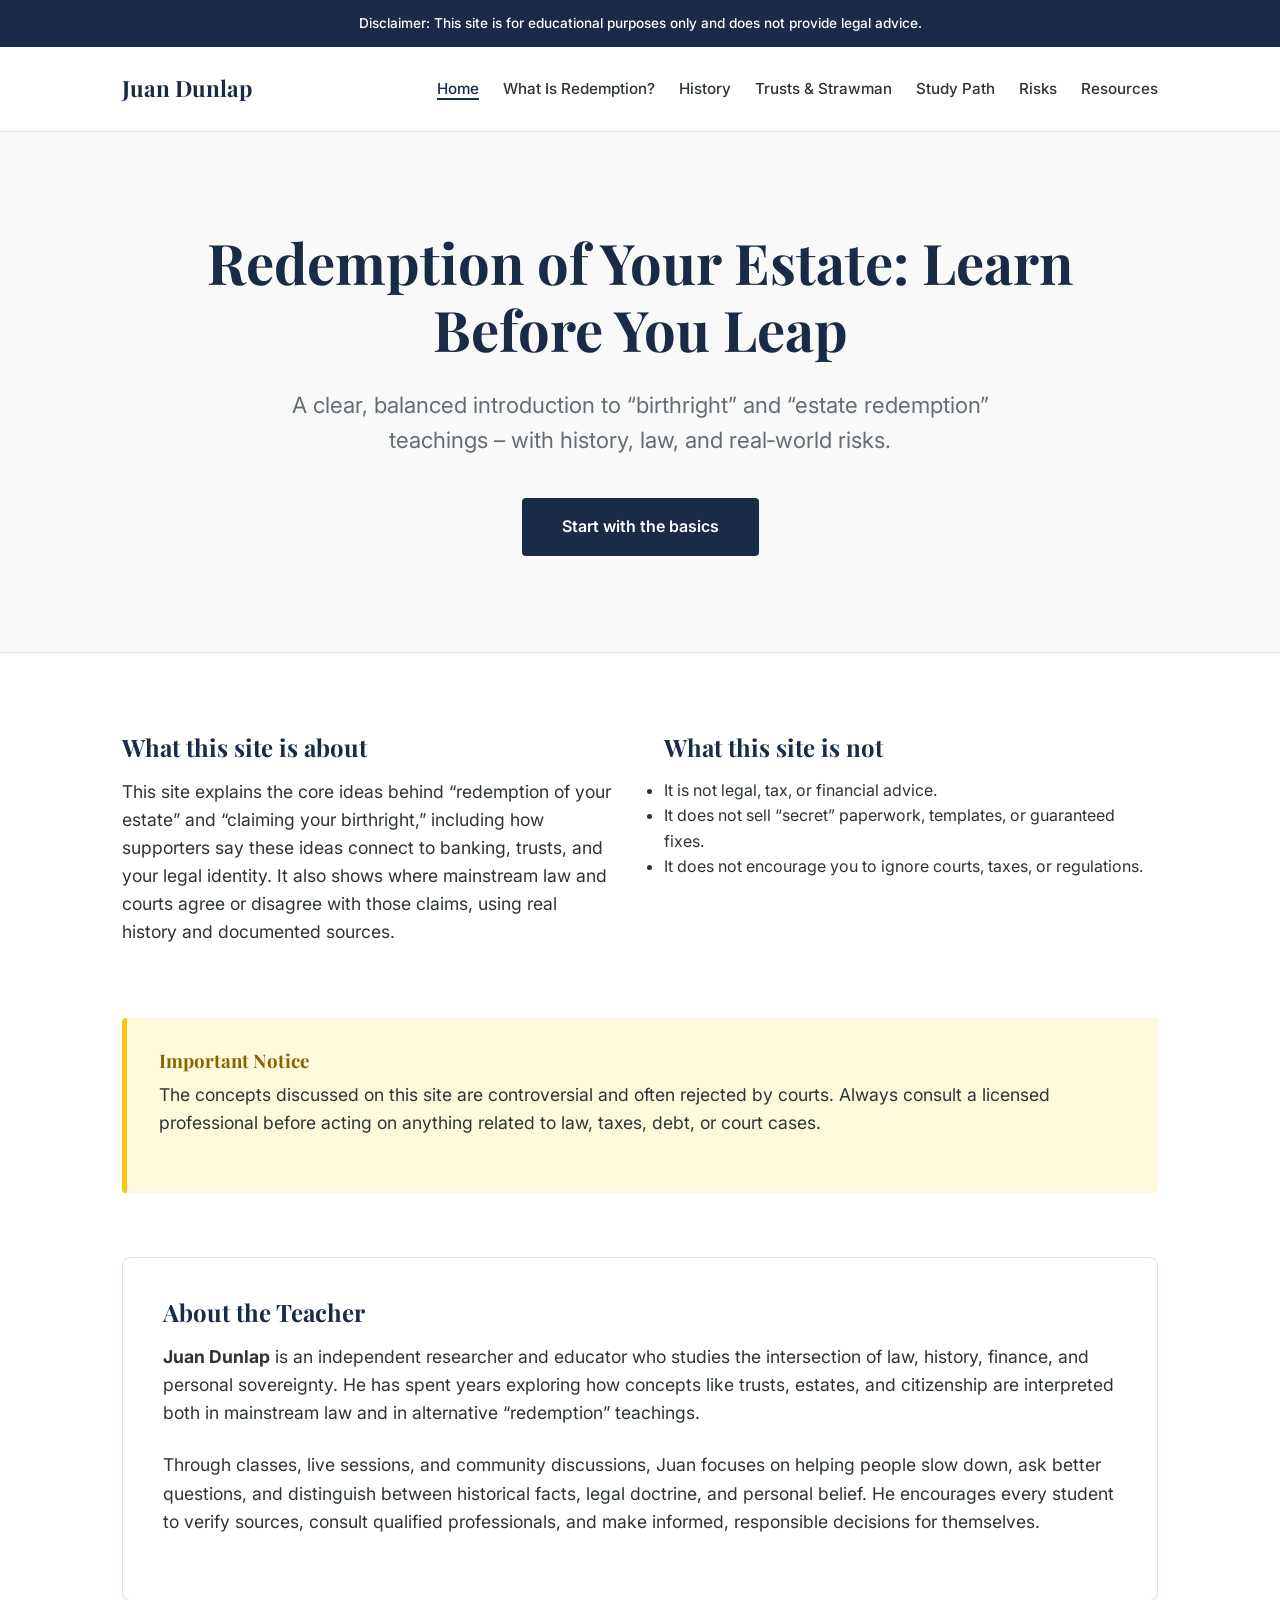
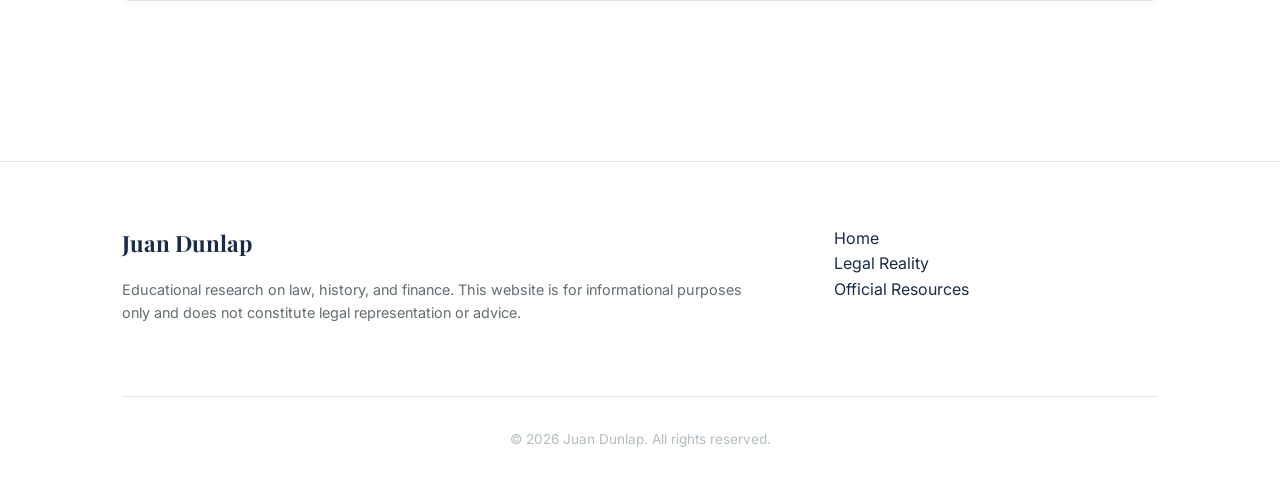
<file: index.html>
<!DOCTYPE html>
<html lang="en">
<head>
    <meta charset="UTF-8">
    <meta name="viewport" content="width=device-width, initial-scale=1.0">
    <title>Redemption of Your Estate – Start Here</title>
    <meta name="description" content="Learn what “redemption of your estate” and “claiming your birthright” actually mean, how they connect to history and law, and what mainstream legal systems really recognize.">
    <link rel="stylesheet" href="css/style.css">
</head>
<body>
    <div class="persistent-disclaimer">
        Disclaimer: This site is for educational purposes only and does not provide legal advice.
    </div>

    <header>
        <div class="container">
            <nav>
                <div class="logo">Juan Dunlap</div>
                <ul class="nav-links">
                    <li><a href="index.html" class="active">Home</a></li>
                    <li><a href="what-is-redemption.html">What Is Redemption?</a></li>
                    <li><a href="history-timeline.html">History</a></li>
                    <li><a href="trusts-strawman.html">Trusts & Strawman</a></li>
                    <li><a href="study-path.html">Study Path</a></li>
                    <li><a href="risks-disclaimers.html">Risks</a></li>
                    <li><a href="resources.html">Resources</a></li>
                </ul>
            </nav>
        </div>
    </header>

    <main>
        <section class="hero">
            <div class="container">
                <h1>Redemption of Your Estate: Learn Before You Leap</h1>
                <p>A clear, balanced introduction to “birthright” and “estate redemption” teachings – with history, law, and real‑world risks.</p>
                <a href="what-is-redemption.html" class="btn">Start with the basics</a>
            </div>
        </section>

        <section class="section">
            <div class="container">
                <div class="grid">
                    <div class="content-text">
                        <h2>What this site is about</h2>
                        <p>This site explains the core ideas behind “redemption of your estate” and “claiming your birthright,” including how supporters say these ideas connect to banking, trusts, and your legal identity. It also shows where mainstream law and courts agree or disagree with those claims, using real history and documented sources.</p>
                    </div>
                    <div class="content-text">
                        <h2>What this site is not</h2>
                        <ul>
                            <li>It is not legal, tax, or financial advice.</li>
                            <li>It does not sell “secret” paperwork, templates, or guaranteed fixes.</li>
                            <li>It does not encourage you to ignore courts, taxes, or regulations.</li>
                        </ul>
                    </div>
                </div>

                <div class="disclaimer-box">
                    <h3>Important Notice</h3>
                    <p>The concepts discussed on this site are controversial and often rejected by courts. Always consult a licensed professional before acting on anything related to law, taxes, debt, or court cases.</p>
                </div>

                <div class="about-teacher section-alt card" style="margin-top: 4rem;">
                    <h2>About the Teacher</h2>
                    <p><strong>Juan Dunlap</strong> is an independent researcher and educator who studies the intersection of law, history, finance, and personal sovereignty. He has spent years exploring how concepts like trusts, estates, and citizenship are interpreted both in mainstream law and in alternative “redemption” teachings.</p>
                    <p>Through classes, live sessions, and community discussions, Juan focuses on helping people slow down, ask better questions, and distinguish between historical facts, legal doctrine, and personal belief. He encourages every student to verify sources, consult qualified professionals, and make informed, responsible decisions for themselves.</p>
                </div>
            </div>
        </section>
    </main>

    <footer>
        <div class="container">
            <div class="footer-content">
                <div>
                    <div class="logo" style="margin-bottom: 1rem;">Juan Dunlap</div>
                    <p class="footer-disclaimer">Educational research on law, history, and finance. This website is for informational purposes only and does not constitute legal representation or advice.</p>
                </div>
                <div>
                    <ul style="list-style: none;">
                        <li><a href="index.html">Home</a></li>
                        <li><a href="risks-disclaimers.html">Legal Reality</a></li>
                        <li><a href="resources.html">Official Resources</a></li>
                    </ul>
                </div>
            </div>
            <div class="copyright">
                &copy; 2026 Juan Dunlap. All rights reserved.
            </div>
        </div>
    </footer>
</body>
</html>
</file>
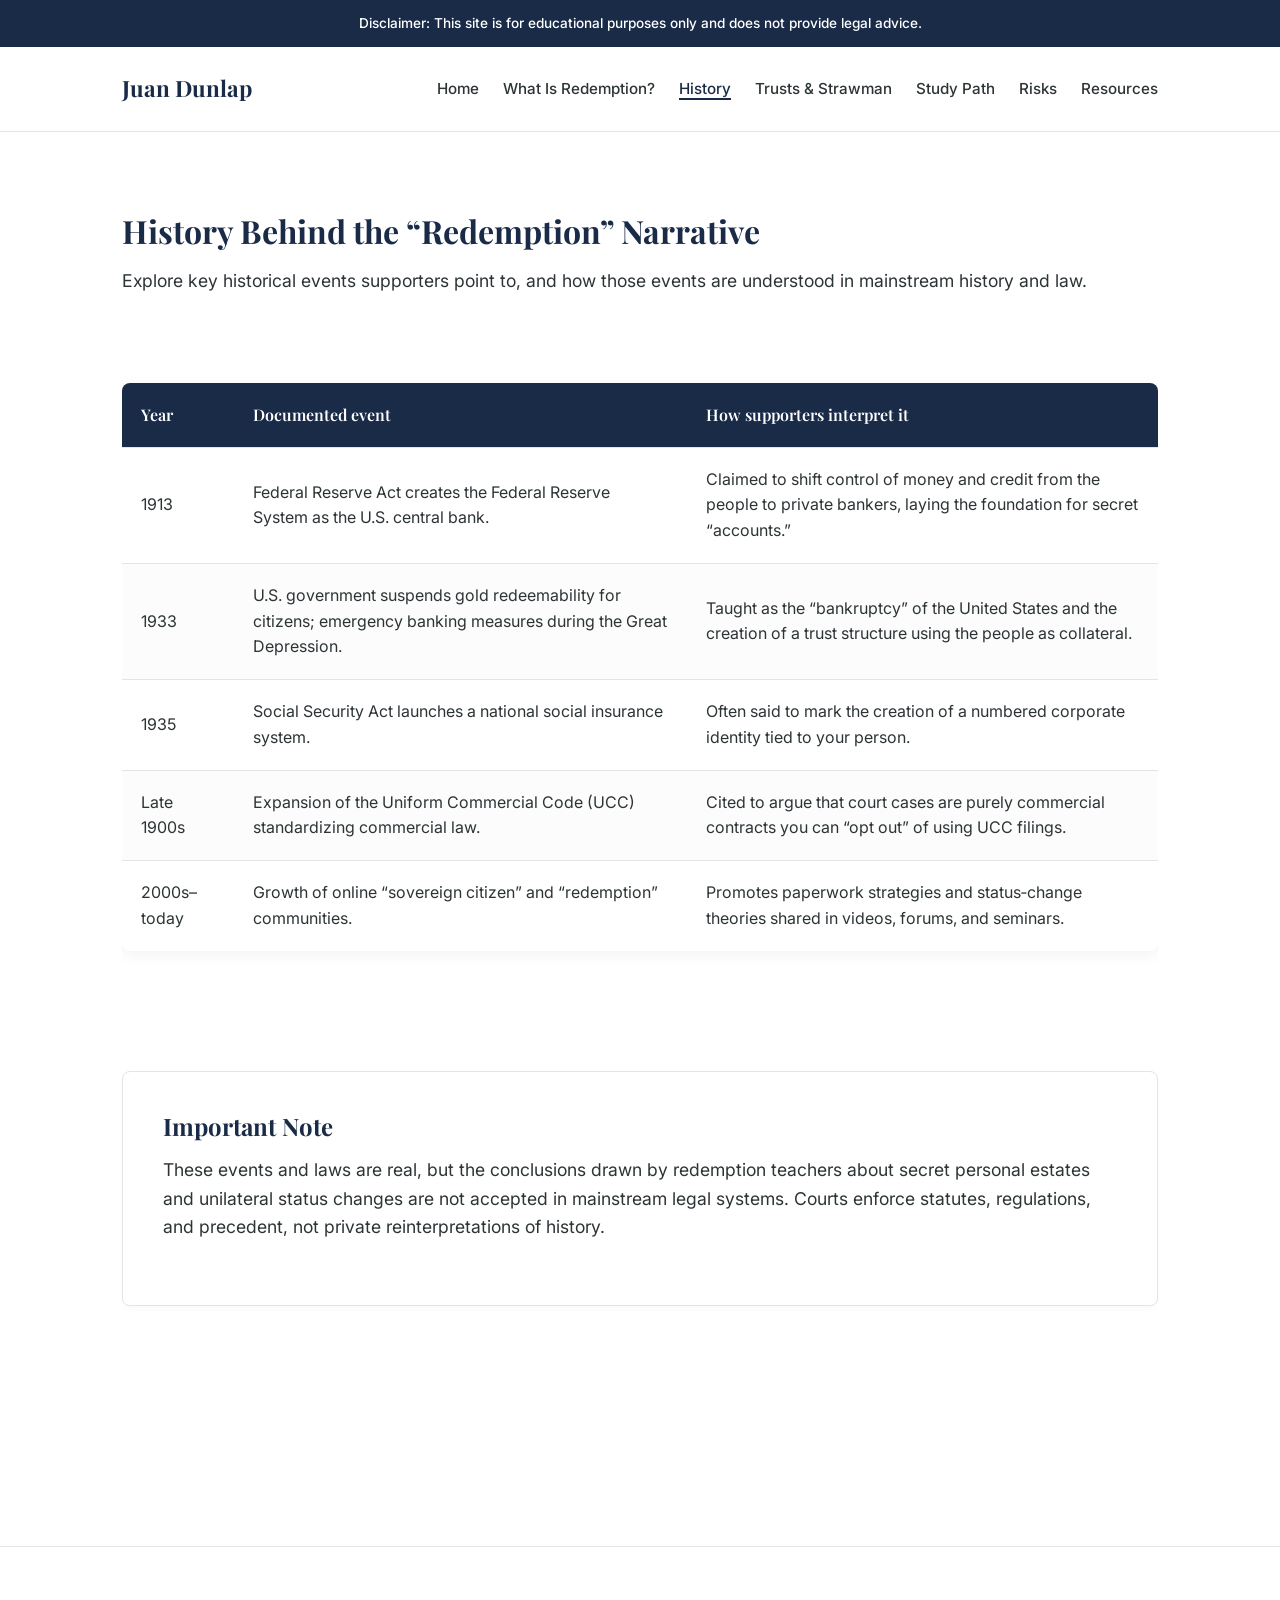
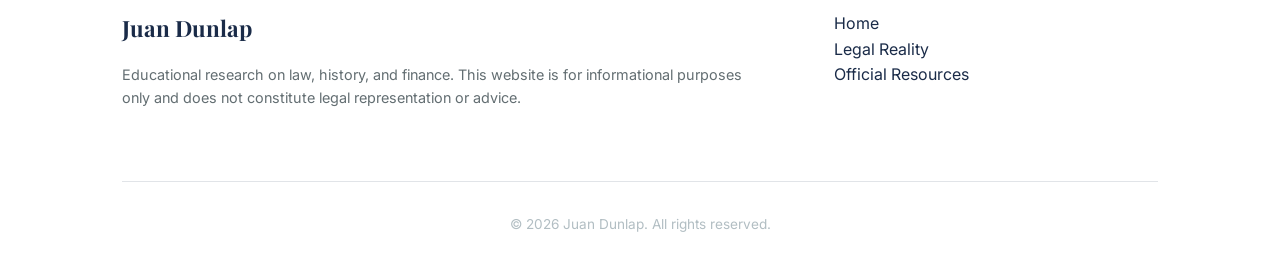
<file: history-timeline.html>
<!DOCTYPE html>
<html lang="en">

<head>
    <meta charset="UTF-8">
    <meta name="viewport" content="width=device-width, initial-scale=1.0">
    <title>History Behind the “Redemption” Narrative</title>
    <meta name="description"
        content="Explore key historical events supporters point to, and how those events are understood in mainstream history and law.">
    <link rel="stylesheet" href="css/style.css">
</head>

<body>
    <div class="persistent-disclaimer">
        Disclaimer: This site is for educational purposes only and does not provide legal advice.
    </div>

    <header>
        <div class="container">
            <nav>
                <div class="logo">Juan Dunlap</div>
                <ul class="nav-links">
                    <li><a href="index.html">Home</a></li>
                    <li><a href="what-is-redemption.html">What Is Redemption?</a></li>
                    <li><a href="history-timeline.html" class="active">History</a></li>
                    <li><a href="trusts-strawman.html">Trusts & Strawman</a></li>
                    <li><a href="study-path.html">Study Path</a></li>
                    <li><a href="risks-disclaimers.html">Risks</a></li>
                    <li><a href="resources.html">Resources</a></li>
                </ul>
            </nav>
        </div>
    </header>

    <main>
        <div class="container" style="padding-top: 5rem; padding-bottom: 5rem;">
            <h1>History Behind the “Redemption” Narrative</h1>
            <p>Explore key historical events supporters point to, and how those events are understood in mainstream
                history and law.</p>

            <div style="overflow-x: auto; margin-top: 3rem;">
                <table class="timeline-table">
                    <thead>
                        <tr>
                            <th>Year</th>
                            <th>Documented event</th>
                            <th>How supporters interpret it</th>
                        </tr>
                    </thead>
                    <tbody>
                        <tr>
                            <td>1913</td>
                            <td>Federal Reserve Act creates the Federal Reserve System as the U.S. central bank.</td>
                            <td>Claimed to shift control of money and credit from the people to private bankers, laying
                                the foundation for secret “accounts.”</td>
                        </tr>
                        <tr>
                            <td>1933</td>
                            <td>U.S. government suspends gold redeemability for citizens; emergency banking measures
                                during the Great Depression.</td>
                            <td>Taught as the “bankruptcy” of the United States and the creation of a trust structure
                                using the people as collateral.</td>
                        </tr>
                        <tr>
                            <td>1935</td>
                            <td>Social Security Act launches a national social insurance system.</td>
                            <td>Often said to mark the creation of a numbered corporate identity tied to your person.
                            </td>
                        </tr>
                        <tr>
                            <td>Late 1900s</td>
                            <td>Expansion of the Uniform Commercial Code (UCC) standardizing commercial law.</td>
                            <td>Cited to argue that court cases are purely commercial contracts you can “opt out” of
                                using UCC filings.</td>
                        </tr>
                        <tr>
                            <td>2000s–today</td>
                            <td>Growth of online “sovereign citizen” and “redemption” communities.</td>
                            <td>Promotes paperwork strategies and status‑change theories shared in videos, forums, and
                                seminars.</td>
                        </tr>
                    </tbody>
                </table>
            </div>

            <section class="section">
                <div class="card">
                    <h2 class="serif">Important Note</h2>
                    <p>These events and laws are real, but the conclusions drawn by redemption teachers about secret
                        personal estates and unilateral status changes are not accepted in mainstream legal systems.
                        Courts enforce statutes, regulations, and precedent, not private reinterpretations of history.
                    </p>
                </div>
            </section>
        </div>
    </main>

    <footer>
        <div class="container">
            <div class="footer-content">
                <div>
                    <div class="logo" style="margin-bottom: 1rem;">Juan Dunlap</div>
                    <p class="footer-disclaimer">Educational research on law, history, and finance. This website is for
                        informational purposes only and does not constitute legal representation or advice.</p>
                </div>
                <div>
                    <ul style="list-style: none;">
                        <li><a href="index.html">Home</a></li>
                        <li><a href="risks-disclaimers.html">Legal Reality</a></li>
                        <li><a href="resources.html">Official Resources</a></li>
                    </ul>
                </div>
            </div>
            <div class="copyright">
                &copy; 2026 Juan Dunlap. All rights reserved.
            </div>
        </div>
    </footer>
</body>

</html>
</file>
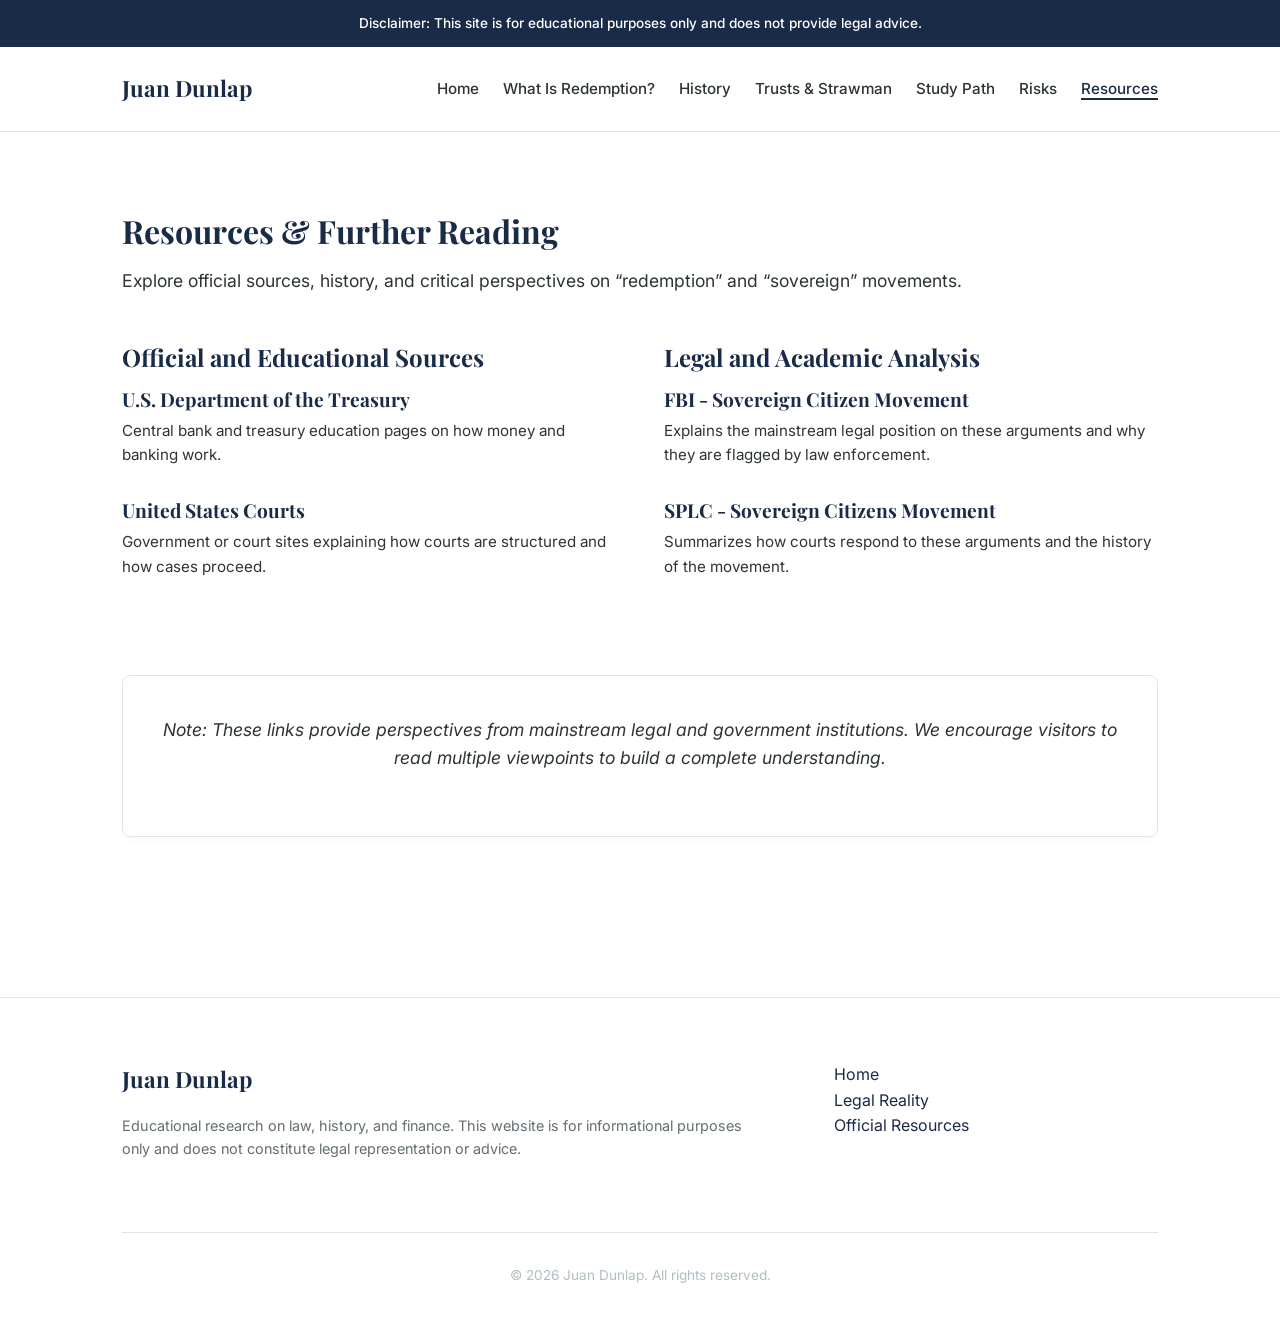
<file: resources.html>
<!DOCTYPE html>
<html lang="en">

<head>
    <meta charset="UTF-8">
    <meta name="viewport" content="width=device-width, initial-scale=1.0">
    <title>Resources & Further Reading</title>
    <meta name="description"
        content="Explore official sources, history, and critical perspectives on “redemption” and “sovereign” movements.">
    <link rel="stylesheet" href="css/style.css">
</head>

<body>
    <div class="persistent-disclaimer">
        Disclaimer: This site is for educational purposes only and does not provide legal advice.
    </div>

    <header>
        <div class="container">
            <nav>
                <div class="logo">Juan Dunlap</div>
                <ul class="nav-links">
                    <li><a href="index.html">Home</a></li>
                    <li><a href="what-is-redemption.html">What Is Redemption?</a></li>
                    <li><a href="history-timeline.html">History</a></li>
                    <li><a href="trusts-strawman.html">Trusts & Strawman</a></li>
                    <li><a href="study-path.html">Study Path</a></li>
                    <li><a href="risks-disclaimers.html">Risks</a></li>
                    <li><a href="resources.html" class="active">Resources</a></li>
                </ul>
            </nav>
        </div>
    </header>

    <main>
        <div class="container" style="padding-top: 5rem; padding-bottom: 5rem;">
            <h1>Resources & Further Reading</h1>
            <p>Explore official sources, history, and critical perspectives on “redemption” and “sovereign” movements.
            </p>

            <div class="grid" style="margin-top: 3rem;">
                <div class="content-text">
                    <h2 class="serif">Official and Educational Sources</h2>
                    <ul class="resource-list" style="list-style: none; padding: 0;">
                        <li style="margin-bottom: 2rem;">
                            <h3 style="font-size: 1.2rem; margin-bottom: 0.5rem;"><a href="https://www.treasury.gov"
                                    target="_blank">U.S. Department of the Treasury</a></h3>
                            <p style="font-size: 0.95rem;">Central bank and treasury education pages on how money and
                                banking work.</p>
                        </li>
                        <li style="margin-bottom: 2rem;">
                            <h3 style="font-size: 1.2rem; margin-bottom: 0.5rem;"><a href="https://www.uscourts.gov"
                                    target="_blank">United States Courts</a></h3>
                            <p style="font-size: 0.95rem;">Government or court sites explaining how courts are
                                structured and how cases proceed.</p>
                        </li>
                    </ul>
                </div>

                <div class="content-text">
                    <h2 class="serif">Legal and Academic Analysis</h2>
                    <ul class="resource-list" style="list-style: none; padding: 0;">
                        <li style="margin-bottom: 2rem;">
                            <h3 style="font-size: 1.2rem; margin-bottom: 0.5rem;"><a href="https://www.fbi.gov"
                                    target="_blank">FBI - Sovereign Citizen Movement</a></h3>
                            <p style="font-size: 0.95rem;">Explains the mainstream legal position on these arguments and
                                why they are flagged by law enforcement.</p>
                        </li>
                        <li style="margin-bottom: 2rem;">
                            <h3 style="font-size: 1.2rem; margin-bottom: 0.5rem;"><a href="https://www.splcenter.org"
                                    target="_blank">SPLC - Sovereign Citizens Movement</a></h3>
                            <p style="font-size: 0.95rem;">Summarizes how courts respond to these arguments and the
                                history of the movement.</p>
                        </li>
                    </ul>
                </div>
            </div>

            <div class="card section-alt" style="margin-top: 4rem; text-align: center;">
                <p><em>Note: These links provide perspectives from mainstream legal and government institutions. We
                        encourage visitors to read multiple viewpoints to build a complete understanding.</em></p>
            </div>
        </div>
    </main>

    <footer>
        <div class="container">
            <div class="footer-content">
                <div>
                    <div class="logo" style="margin-bottom: 1rem;">Juan Dunlap</div>
                    <p class="footer-disclaimer">Educational research on law, history, and finance. This website is for
                        informational purposes only and does not constitute legal representation or advice.</p>
                </div>
                <div>
                    <ul style="list-style: none;">
                        <li><a href="index.html">Home</a></li>
                        <li><a href="risks-disclaimers.html">Legal Reality</a></li>
                        <li><a href="resources.html">Official Resources</a></li>
                    </ul>
                </div>
            </div>
            <div class="copyright">
                &copy; 2026 Juan Dunlap. All rights reserved.
            </div>
        </div>
    </footer>
</body>

</html>
</file>
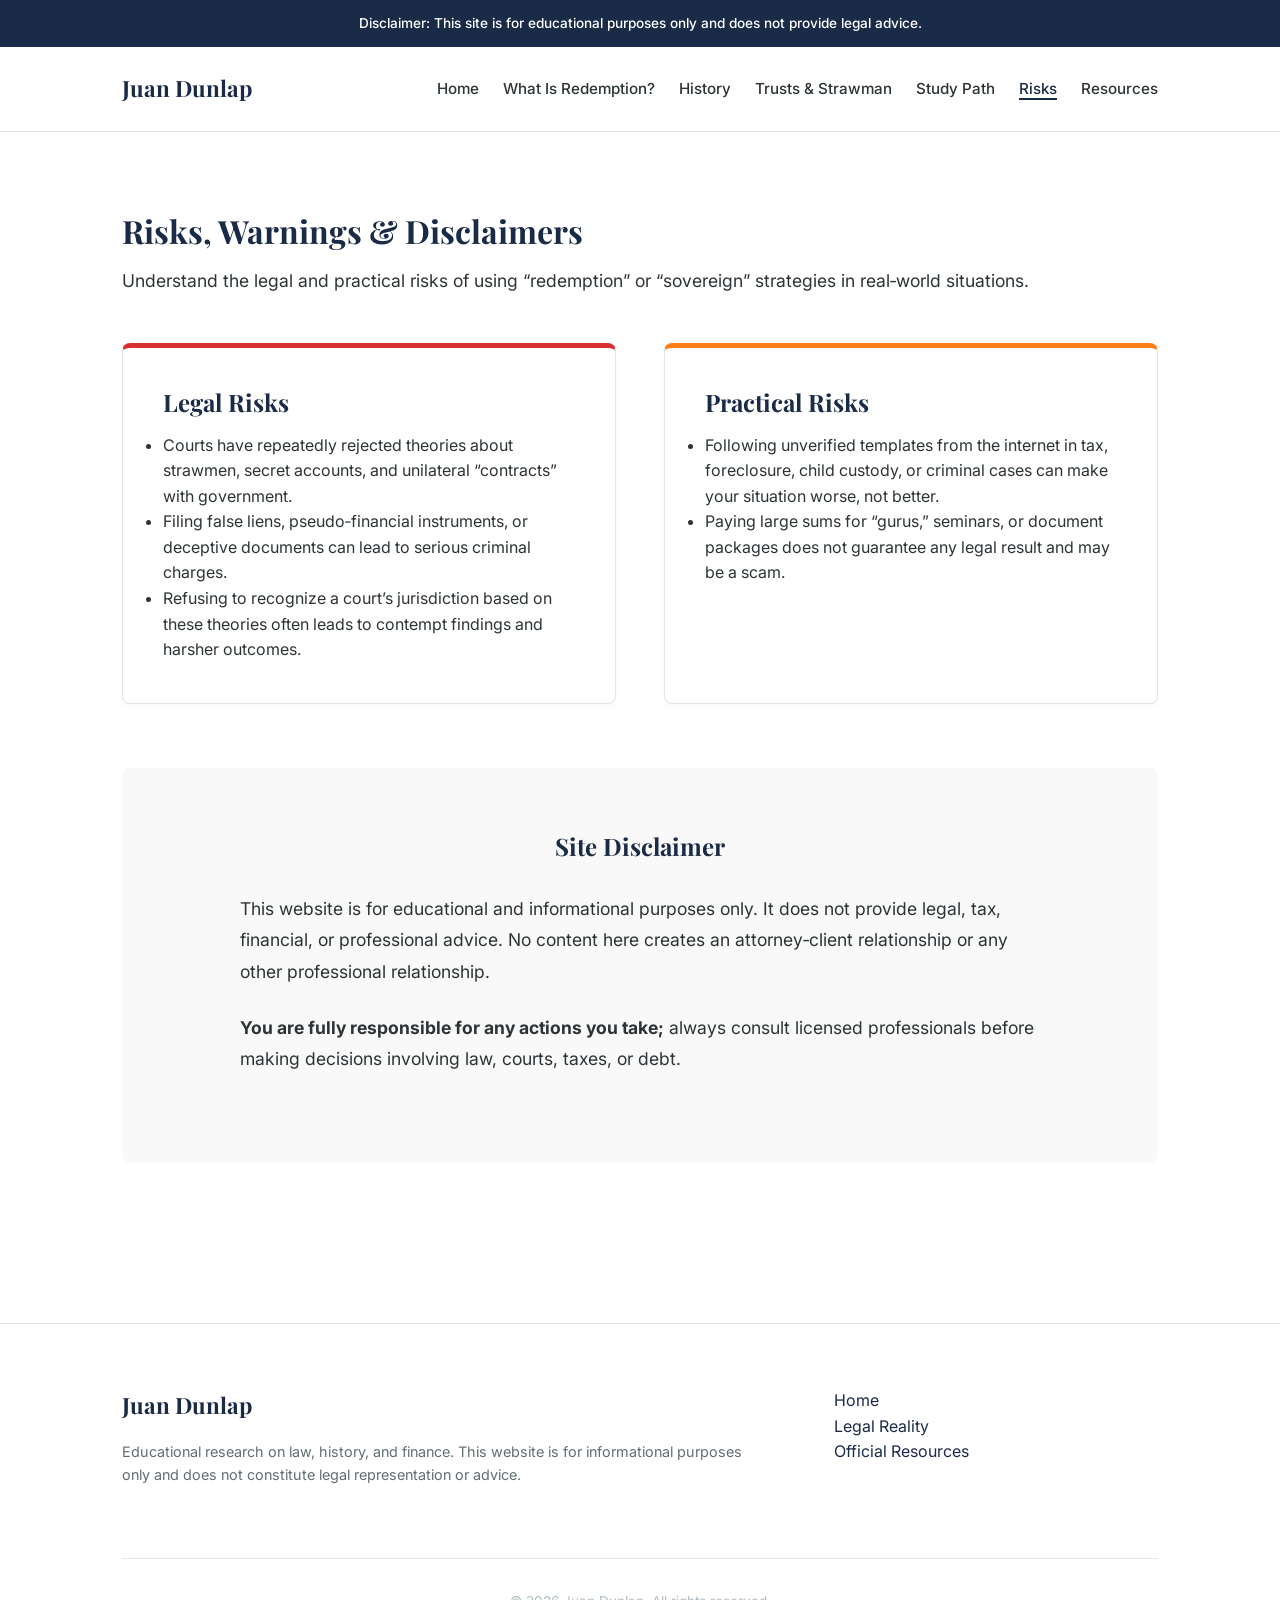
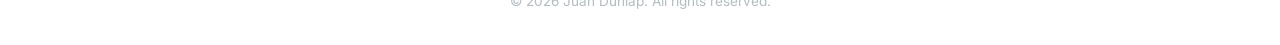
<file: risks-disclaimers.html>
<!DOCTYPE html>
<html lang="en">

<head>
    <meta charset="UTF-8">
    <meta name="viewport" content="width=device-width, initial-scale=1.0">
    <title>Risks, Warnings & Disclaimers</title>
    <meta name="description"
        content="Understand the legal and practical risks of using “redemption” or “sovereign” strategies in real‑world situations.">
    <link rel="stylesheet" href="css/style.css">
</head>

<body>
    <div class="persistent-disclaimer">
        Disclaimer: This site is for educational purposes only and does not provide legal advice.
    </div>

    <header>
        <div class="container">
            <nav>
                <div class="logo">Juan Dunlap</div>
                <ul class="nav-links">
                    <li><a href="index.html">Home</a></li>
                    <li><a href="what-is-redemption.html">What Is Redemption?</a></li>
                    <li><a href="history-timeline.html">History</a></li>
                    <li><a href="trusts-strawman.html">Trusts & Strawman</a></li>
                    <li><a href="study-path.html">Study Path</a></li>
                    <li><a href="risks-disclaimers.html" class="active">Risks</a></li>
                    <li><a href="resources.html">Resources</a></li>
                </ul>
            </nav>
        </div>
    </header>

    <main>
        <div class="container" style="padding-top: 5rem; padding-bottom: 5rem;">
            <h1>Risks, Warnings & Disclaimers</h1>
            <p>Understand the legal and practical risks of using “redemption” or “sovereign” strategies in real‑world
                situations.</p>

            <div class="grid" style="margin-top: 3rem;">
                <div class="card" style="border-top: 5px solid var(--danger-color);">
                    <h2 class="serif">Legal Risks</h2>
                    <ul>
                        <li>Courts have repeatedly rejected theories about strawmen, secret accounts, and unilateral
                            “contracts” with government.</li>
                        <li>Filing false liens, pseudo‑financial instruments, or deceptive documents can lead to serious
                            criminal charges.</li>
                        <li>Refusing to recognize a court’s jurisdiction based on these theories often leads to contempt
                            findings and harsher outcomes.</li>
                    </ul>
                </div>

                <div class="card" style="border-top: 5px solid #fd7e14;">
                    <h2 class="serif">Practical Risks</h2>
                    <ul>
                        <li>Following unverified templates from the internet in tax, foreclosure, child custody, or
                            criminal cases can make your situation worse, not better.</li>
                        <li>Paying large sums for “gurus,” seminars, or document packages does not guarantee any legal
                            result and may be a scam.</li>
                    </ul>
                </div>
            </div>

            <section class="section section-alt" style="margin-top: 4rem; padding: 4rem; border-radius: 8px;">
                <h2 class="serif" style="text-align: center; margin-bottom: 2rem;">Site Disclaimer</h2>
                <div style="max-width: 800px; margin: 0 auto; line-height: 1.8;">
                    <p>This website is for educational and informational purposes only. It does not provide legal, tax,
                        financial, or professional advice. No content here creates an attorney‑client relationship or
                        any other professional relationship.</p>
                    <p><strong>You are fully responsible for any actions you take;</strong> always consult licensed
                        professionals before making decisions involving law, courts, taxes, or debt.</p>
                </div>
            </section>
        </div>
    </main>

    <footer>
        <div class="container">
            <div class="footer-content">
                <div>
                    <div class="logo" style="margin-bottom: 1rem;">Juan Dunlap</div>
                    <p class="footer-disclaimer">Educational research on law, history, and finance. This website is for
                        informational purposes only and does not constitute legal representation or advice.</p>
                </div>
                <div>
                    <ul style="list-style: none;">
                        <li><a href="index.html">Home</a></li>
                        <li><a href="risks-disclaimers.html">Legal Reality</a></li>
                        <li><a href="resources.html">Official Resources</a></li>
                    </ul>
                </div>
            </div>
            <div class="copyright">
                &copy; 2026 Juan Dunlap. All rights reserved.
            </div>
        </div>
    </footer>
</body>

</html>
</file>
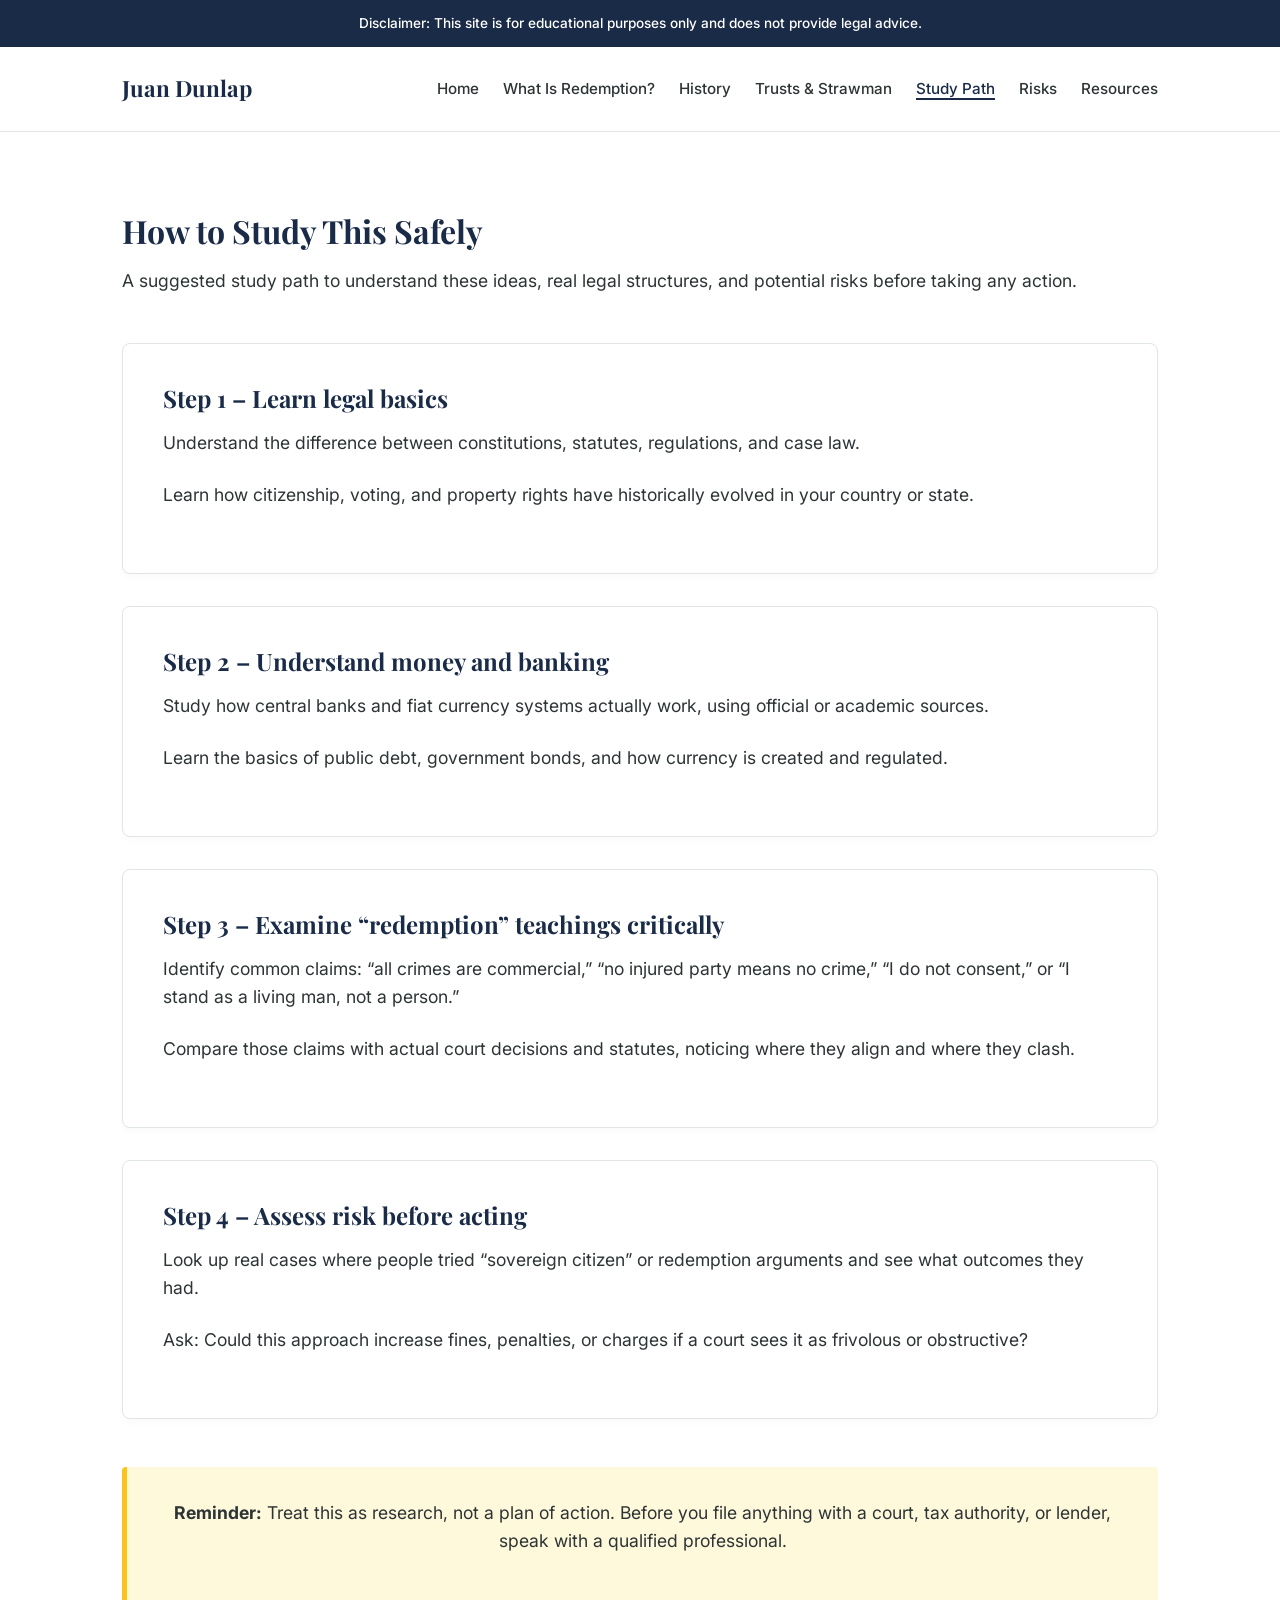
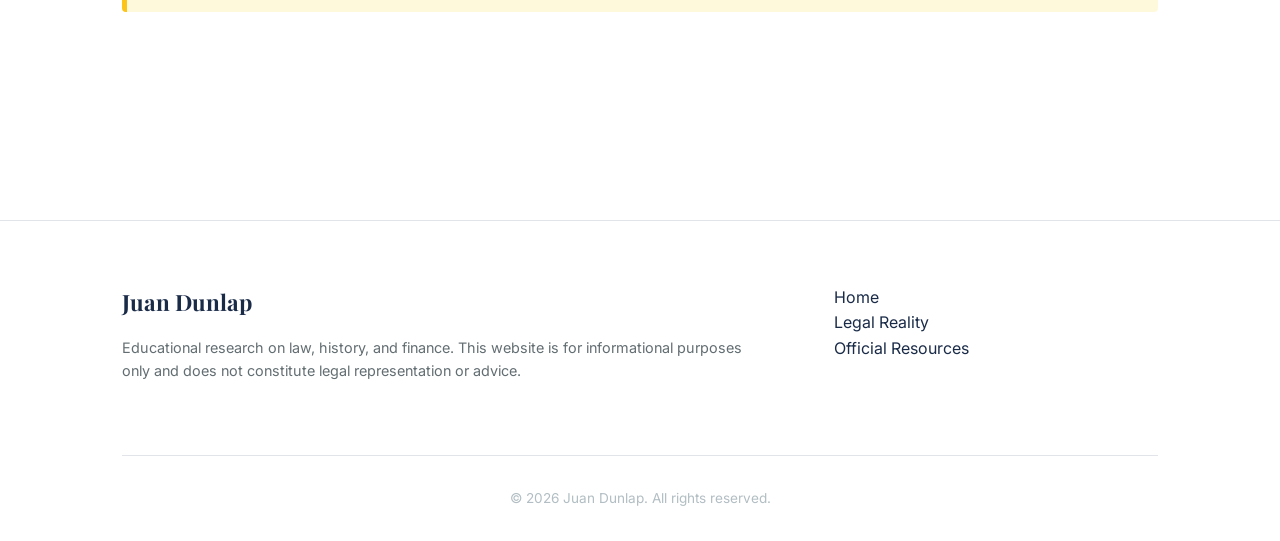
<file: study-path.html>
<!DOCTYPE html>
<html lang="en">

<head>
    <meta charset="UTF-8">
    <meta name="viewport" content="width=device-width, initial-scale=1.0">
    <title>How to Study This Safely</title>
    <meta name="description"
        content="A suggested study path to understand these ideas, real legal structures, and potential risks before taking any action.">
    <link rel="stylesheet" href="css/style.css">
</head>

<body>
    <div class="persistent-disclaimer">
        Disclaimer: This site is for educational purposes only and does not provide legal advice.
    </div>

    <header>
        <div class="container">
            <nav>
                <div class="logo">Juan Dunlap</div>
                <ul class="nav-links">
                    <li><a href="index.html">Home</a></li>
                    <li><a href="what-is-redemption.html">What Is Redemption?</a></li>
                    <li><a href="history-timeline.html">History</a></li>
                    <li><a href="trusts-strawman.html">Trusts & Strawman</a></li>
                    <li><a href="study-path.html" class="active">Study Path</a></li>
                    <li><a href="risks-disclaimers.html">Risks</a></li>
                    <li><a href="resources.html">Resources</a></li>
                </ul>
            </nav>
        </div>
    </header>

    <main>
        <div class="container" style="padding-top: 5rem; padding-bottom: 5rem;">
            <h1>How to Study This Safely</h1>
            <p>A suggested study path to understand these ideas, real legal structures, and potential risks before
                taking any action.</p>

            <div class="study-modules" style="margin-top: 3rem;">
                <div class="card" style="margin-bottom: 2rem;">
                    <h2 class="serif">Step 1 – Learn legal basics</h2>
                    <p>Understand the difference between constitutions, statutes, regulations, and case law.</p>
                    <p>Learn how citizenship, voting, and property rights have historically evolved in your country or
                        state.</p>
                </div>

                <div class="card" style="margin-bottom: 2rem;">
                    <h2 class="serif">Step 2 – Understand money and banking</h2>
                    <p>Study how central banks and fiat currency systems actually work, using official or academic
                        sources.</p>
                    <p>Learn the basics of public debt, government bonds, and how currency is created and regulated.</p>
                </div>

                <div class="card" style="margin-bottom: 2rem;">
                    <h2 class="serif">Step 3 – Examine “redemption” teachings critically</h2>
                    <p>Identify common claims: “all crimes are commercial,” “no injured party means no crime,” “I do not
                        consent,” or “I stand as a living man, not a person.”</p>
                    <p>Compare those claims with actual court decisions and statutes, noticing where they align and
                        where they clash.</p>
                </div>

                <div class="card" style="margin-bottom: 2rem;">
                    <h2 class="serif">Step 4 – Assess risk before acting</h2>
                    <p>Look up real cases where people tried “sovereign citizen” or redemption arguments and see what
                        outcomes they had.</p>
                    <p>Ask: Could this approach increase fines, penalties, or charges if a court sees it as frivolous or
                        obstructive?</p>
                </div>
            </div>

            <div class="disclaimer-box" style="text-align: center;">
                <p><strong>Reminder:</strong> Treat this as research, not a plan of action. Before you file anything
                    with a court, tax authority, or lender, speak with a qualified professional.</p>
            </div>
        </div>
    </main>

    <footer>
        <div class="container">
            <div class="footer-content">
                <div>
                    <div class="logo" style="margin-bottom: 1rem;">Juan Dunlap</div>
                    <p class="footer-disclaimer">Educational research on law, history, and finance. This website is for
                        informational purposes only and does not constitute legal representation or advice.</p>
                </div>
                <div>
                    <ul style="list-style: none;">
                        <li><a href="index.html">Home</a></li>
                        <li><a href="risks-disclaimers.html">Legal Reality</a></li>
                        <li><a href="resources.html">Official Resources</a></li>
                    </ul>
                </div>
            </div>
            <div class="copyright">
                &copy; 2026 Juan Dunlap. All rights reserved.
            </div>
        </div>
    </footer>
</body>

</html>
</file>
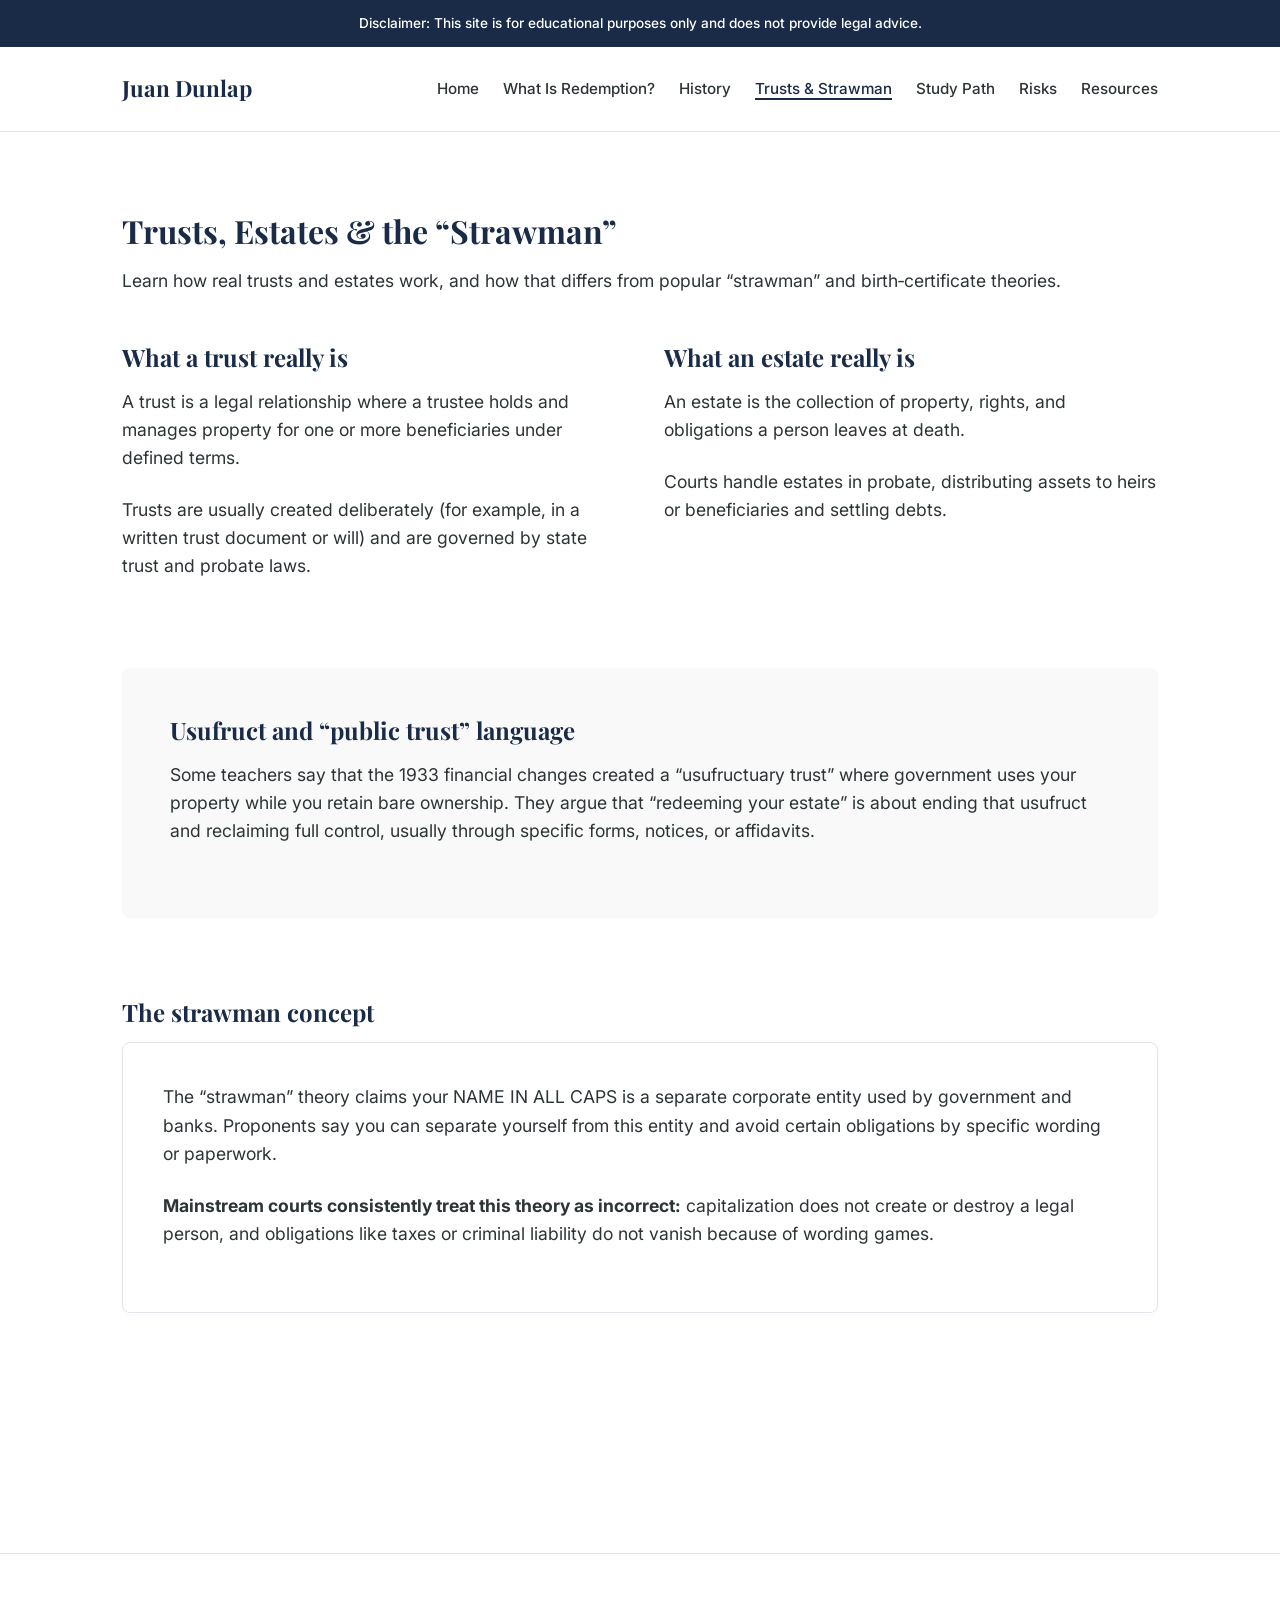
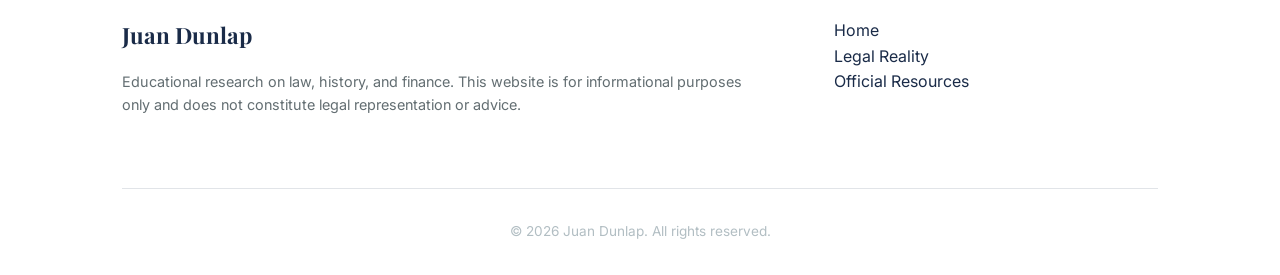
<file: trusts-strawman.html>
<!DOCTYPE html>
<html lang="en">

<head>
    <meta charset="UTF-8">
    <meta name="viewport" content="width=device-width, initial-scale=1.0">
    <title>Trusts, Estates & the “Strawman”</title>
    <meta name="description"
        content="Learn how real trusts and estates work, and how that differs from popular “strawman” and birth‑certificate theories.">
    <link rel="stylesheet" href="css/style.css">
</head>

<body>
    <div class="persistent-disclaimer">
        Disclaimer: This site is for educational purposes only and does not provide legal advice.
    </div>

    <header>
        <div class="container">
            <nav>
                <div class="logo">Juan Dunlap</div>
                <ul class="nav-links">
                    <li><a href="index.html">Home</a></li>
                    <li><a href="what-is-redemption.html">What Is Redemption?</a></li>
                    <li><a href="history-timeline.html">History</a></li>
                    <li><a href="trusts-strawman.html" class="active">Trusts & Strawman</a></li>
                    <li><a href="study-path.html">Study Path</a></li>
                    <li><a href="risks-disclaimers.html">Risks</a></li>
                    <li><a href="resources.html">Resources</a></li>
                </ul>
            </nav>
        </div>
    </header>

    <main>
        <div class="container" style="padding-top: 5rem; padding-bottom: 5rem;">
            <h1>Trusts, Estates & the “Strawman”</h1>
            <p>Learn how real trusts and estates work, and how that differs from popular “strawman” and
                birth‑certificate theories.</p>

            <div class="grid" style="margin-top: 3rem;">
                <div class="content-text">
                    <h2 class="serif">What a trust really is</h2>
                    <p>A trust is a legal relationship where a trustee holds and manages property for one or more
                        beneficiaries under defined terms.</p>
                    <p>Trusts are usually created deliberately (for example, in a written trust document or will) and
                        are governed by state trust and probate laws.</p>
                </div>

                <div class="content-text">
                    <h2 class="serif">What an estate really is</h2>
                    <p>An estate is the collection of property, rights, and obligations a person leaves at death.</p>
                    <p>Courts handle estates in probate, distributing assets to heirs or beneficiaries and settling
                        debts.</p>
                </div>
            </div>

            <section class="section section-alt" style="margin-top: 4rem; border-radius: 8px; padding: 3rem;">
                <h2 class="serif">Usufruct and “public trust” language</h2>
                <p>Some teachers say that the 1933 financial changes created a “usufructuary trust” where government
                    uses your property while you retain bare ownership. They argue that “redeeming your estate” is about
                    ending that usufruct and reclaiming full control, usually through specific forms, notices, or
                    affidavits.</p>
            </section>

            <section class="section">
                <h2 class="serif">The strawman concept</h2>
                <div class="card">
                    <p>The “strawman” theory claims your NAME IN ALL CAPS is a separate corporate entity used by
                        government and banks. Proponents say you can separate yourself from this entity and avoid
                        certain obligations by specific wording or paperwork.</p>
                    <p><strong>Mainstream courts consistently treat this theory as incorrect:</strong> capitalization
                        does not create or destroy a legal person, and obligations like taxes or criminal liability do
                        not vanish because of wording games.</p>
                </div>
            </section>
        </div>
    </main>

    <footer>
        <div class="container">
            <div class="footer-content">
                <div>
                    <div class="logo" style="margin-bottom: 1rem;">Juan Dunlap</div>
                    <p class="footer-disclaimer">Educational research on law, history, and finance. This website is for
                        informational purposes only and does not constitute legal representation or advice.</p>
                </div>
                <div>
                    <ul style="list-style: none;">
                        <li><a href="index.html">Home</a></li>
                        <li><a href="risks-disclaimers.html">Legal Reality</a></li>
                        <li><a href="resources.html">Official Resources</a></li>
                    </ul>
                </div>
            </div>
            <div class="copyright">
                &copy; 2026 Juan Dunlap. All rights reserved.
            </div>
        </div>
    </footer>
</body>

</html>
</file>
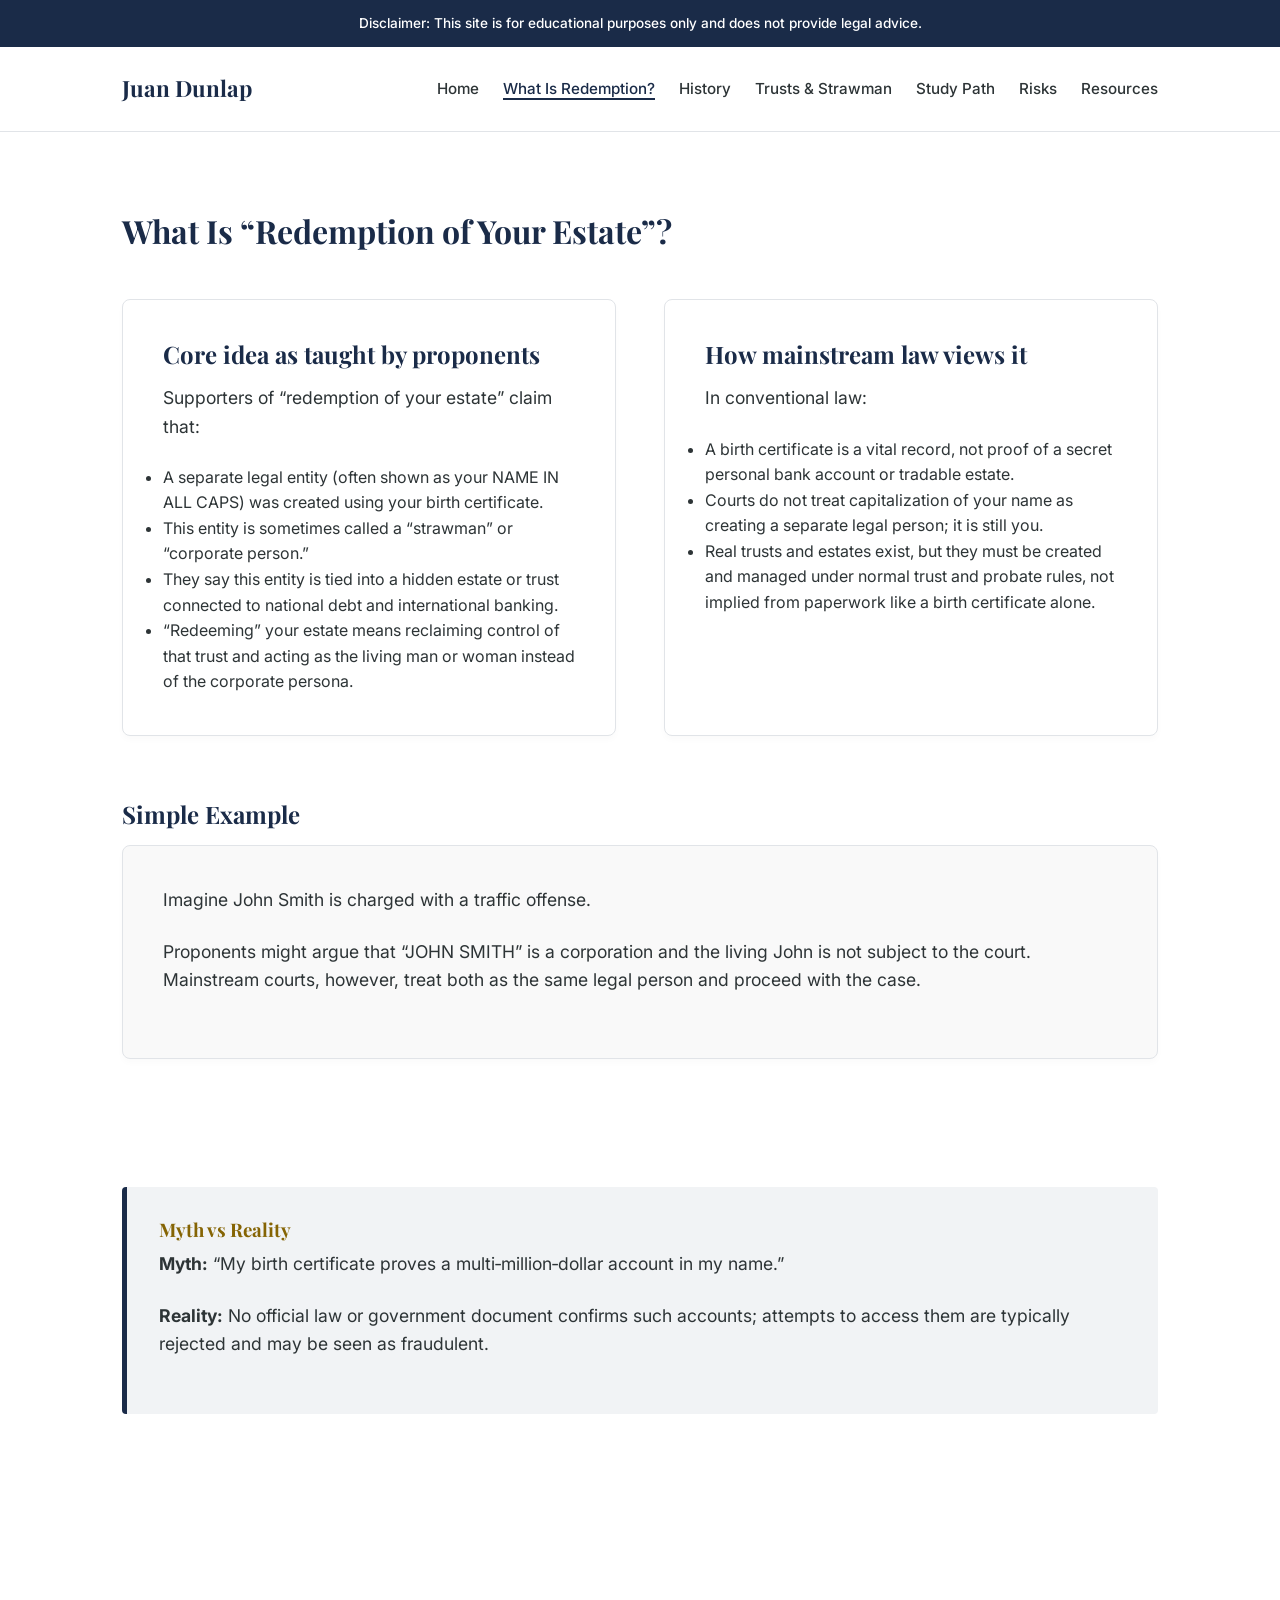
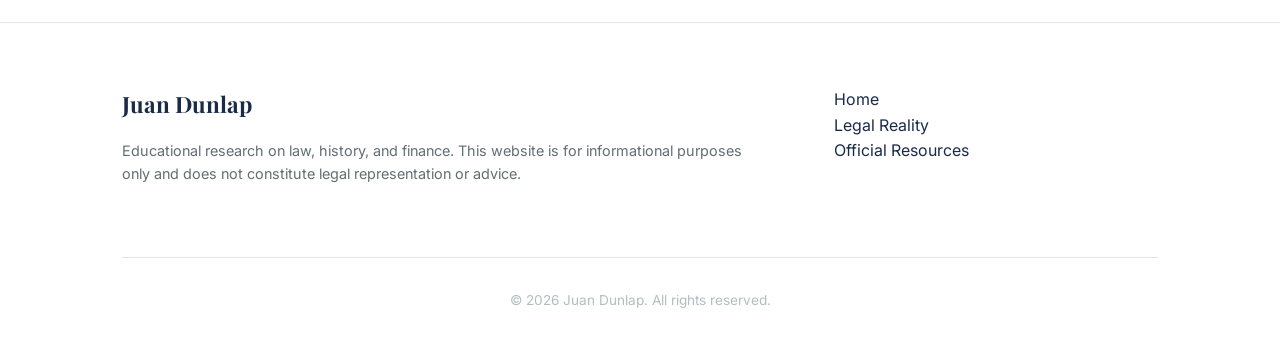
<file: what-is-redemption.html>
<!DOCTYPE html>
<html lang="en">

<head>
    <meta charset="UTF-8">
    <meta name="viewport" content="width=device-width, initial-scale=1.0">
    <title>What Is “Redemption of Your Estate”?</title>
    <meta name="description"
        content="A plain‑language explanation of “estate redemption” and “birthright” teachings, plus how they compare to mainstream legal reality.">
    <link rel="stylesheet" href="css/style.css">
</head>

<body>
    <div class="persistent-disclaimer">
        Disclaimer: This site is for educational purposes only and does not provide legal advice.
    </div>

    <header>
        <div class="container">
            <nav>
                <div class="logo">Juan Dunlap</div>
                <ul class="nav-links">
                    <li><a href="index.html">Home</a></li>
                    <li><a href="what-is-redemption.html" class="active">What Is Redemption?</a></li>
                    <li><a href="history-timeline.html">History</a></li>
                    <li><a href="trusts-strawman.html">Trusts & Strawman</a></li>
                    <li><a href="study-path.html">Study Path</a></li>
                    <li><a href="risks-disclaimers.html">Risks</a></li>
                    <li><a href="resources.html">Resources</a></li>
                </ul>
            </nav>
        </div>
    </header>

    <main>
        <div class="container" style="padding-top: 5rem; padding-bottom: 5rem;">
            <h1>What Is “Redemption of Your Estate”?</h1>

            <div class="grid" style="margin-top: 3rem;">
                <div class="card">
                    <h2 class="serif">Core idea as taught by proponents</h2>
                    <p>Supporters of “redemption of your estate” claim that:</p>
                    <ul>
                        <li>A separate legal entity (often shown as your NAME IN ALL CAPS) was created using your birth
                            certificate.</li>
                        <li>This entity is sometimes called a “strawman” or “corporate person.”</li>
                        <li>They say this entity is tied into a hidden estate or trust connected to national debt and
                            international banking.</li>
                        <li>“Redeeming” your estate means reclaiming control of that trust and acting as the living man
                            or woman instead of the corporate persona.</li>
                    </ul>
                </div>

                <div class="card">
                    <h2 class="serif">How mainstream law views it</h2>
                    <p>In conventional law:</p>
                    <ul>
                        <li>A birth certificate is a vital record, not proof of a secret personal bank account or
                            tradable estate.</li>
                        <li>Courts do not treat capitalization of your name as creating a separate legal person; it is
                            still you.</li>
                        <li>Real trusts and estates exist, but they must be created and managed under normal trust and
                            probate rules, not implied from paperwork like a birth certificate alone.</li>
                    </ul>
                </div>
            </div>

            <section class="section" style="padding-top: 4rem;">
                <h2>Simple Example</h2>
                <div class="card" style="background-color: var(--light-bg);">
                    <p>Imagine John Smith is charged with a traffic offense.</p>
                    <p>Proponents might argue that “JOHN SMITH” is a corporation and the living John is not subject to
                        the court. Mainstream courts, however, treat both as the same legal person and proceed with the
                        case.</p>
                </div>
            </section>

            <div class="disclaimer-box" style="background-color: #f1f3f5; border-left-color: var(--primary-color);">
                <h3>Myth vs Reality</h3>
                <p><strong>Myth:</strong> “My birth certificate proves a multi‑million‑dollar account in my name.”</p>
                <p><strong>Reality:</strong> No official law or government document confirms such accounts; attempts to
                    access them are typically rejected and may be seen as fraudulent.</p>
            </div>
        </div>
    </main>

    <footer>
        <div class="container">
            <div class="footer-content">
                <div>
                    <div class="logo" style="margin-bottom: 1rem;">Juan Dunlap</div>
                    <p class="footer-disclaimer">Educational research on law, history, and finance. This website is for
                        informational purposes only and does not constitute legal representation or advice.</p>
                </div>
                <div>
                    <ul style="list-style: none;">
                        <li><a href="index.html">Home</a></li>
                        <li><a href="risks-disclaimers.html">Legal Reality</a></li>
                        <li><a href="resources.html">Official Resources</a></li>
                    </ul>
                </div>
            </div>
            <div class="copyright">
                &copy; 2026 Juan Dunlap. All rights reserved.
            </div>
        </div>
    </footer>
</body>

</html>
</file>
<file: css/style.css>
@import url('https://fonts.googleapis.com/css2?family=Inter:wght@400;500;600;700&family=Playfair+Display:wght@700&display=swap');

:root {
    --primary-color: #1a2b48; /* Deep Blue */
    --accent-color: #d4af37;  /* Gold-ish for subtle accents */
    --text-color: #2d3436;
    --light-bg: #f9f9f9;
    --white: #ffffff;
    --border-color: #e1e4e8;
    --danger-color: #d63031;
    --max-width: 1100px;
    --font-sans: 'Inter', -apple-system, BlinkMacSystemFont, "Segoe UI", Roboto, sans-serif;
    --font-serif: 'Playfair Display', Georgia, serif;
}

* {
    margin: 0;
    padding: 0;
    box-sizing: border-box;
}

body {
    font-family: var(--font-sans);
    line-height: 1.6;
    color: var(--text-color);
    background-color: var(--white);
    -webkit-font-smoothing: antialiased;
}

h1, h2, h3, h4, .serif {
    font-family: var(--font-serif);
    color: var(--primary-color);
    line-height: 1.2;
    margin-bottom: 1rem;
}

p {
    margin-bottom: 1.5rem;
    font-size: 1.1rem;
}

a {
    color: var(--primary-color);
    text-decoration: none;
    transition: color 0.3s ease;
}

a:hover {
    color: var(--accent-color);
}

.container {
    max-width: var(--max-width);
    margin: 0 auto;
    padding: 0 2rem;
}

/* Header & Nav */
header {
    background: var(--white);
    border-bottom: 1px solid var(--border-color);
    padding: 1.5rem 0;
    position: sticky;
    top: 0;
    z-index: 1000;
}

nav {
    display: flex;
    justify-content: space-between;
    align-items: center;
}

.logo {
    font-size: 1.4rem;
    font-weight: 700;
    font-family: var(--font-serif);
    color: var(--primary-color);
}

.nav-links {
    display: flex;
    list-style: none;
    gap: 1.5rem;
}

.nav-links a {
    font-weight: 500;
    font-size: 0.95rem;
    color: var(--text-color);
}

.nav-links a.active {
    color: var(--primary-color);
    border-bottom: 2px solid var(--primary-color);
}

/* Hero Section */
.hero {
    background-color: var(--light-bg);
    padding: 6rem 0;
    text-align: center;
    border-bottom: 1px solid var(--border-color);
}

.hero h1 {
    font-size: 3.5rem;
    margin-bottom: 1.5rem;
}

.hero p {
    font-size: 1.4rem;
    max-width: 800px;
    margin: 0 auto 2.5rem;
    color: #636e72;
}

.btn {
    display: inline-block;
    padding: 1rem 2.5rem;
    background-color: var(--primary-color);
    color: var(--white);
    border-radius: 4px;
    font-weight: 600;
    transition: transform 0.2s, background-color 0.2s;
}

.btn:hover {
    background-color: #121e33;
    color: var(--white);
    transform: translateY(-2px);
}

/* Layout Blocks */
.section {
    padding: 5rem 0;
}

.section-alt {
    background-color: var(--light-bg);
}

.grid {
    display: grid;
    grid-template-columns: repeat(auto-fit, minmax(300px, 1fr));
    gap: 3rem;
}

.card {
    background: var(--white);
    padding: 2.5rem;
    border-radius: 8px;
    border: 1px solid var(--border-color);
    box-shadow: 0 4px 6px rgba(0,0,0,0.02);
}

/* Disclaimers */
.disclaimer-box {
    background-color: #fff9db;
    border-left: 5px solid #fcc419;
    padding: 2rem;
    margin: 3rem 0;
    border-radius: 4px;
}

.disclaimer-box h3 {
    color: #856404;
    margin-bottom: 0.5rem;
}

.persistent-disclaimer {
    background-color: var(--primary-color);
    color: var(--white);
    text-align: center;
    padding: 0.8rem;
    font-size: 0.85rem;
    font-weight: 500;
}

/* Timeline Table */
.timeline-table {
    width: 100%;
    border-collapse: collapse;
    margin: 2.5rem 0;
    background: var(--white);
    border-radius: 8px;
    overflow: hidden;
    box-shadow: 0 4px 15px rgba(0,0,0,0.05);
}

.timeline-table th, .timeline-table td {
    padding: 1.2rem;
    text-align: left;
    border-bottom: 1px solid var(--border-color);
}

.timeline-table th {
    background: var(--primary-color);
    color: var(--white);
    font-family: var(--font-serif);
    font-weight: 600;
}

.timeline-table tr:last-child td {
    border-bottom: none;
}

.timeline-table tr:nth-child(even) {
    background-color: #fcfcfc;
}

/* Footer */
footer {
    background-color: var(--white);
    border-top: 1px solid var(--border-color);
    padding: 4rem 0 2rem;
    margin-top: 5rem;
}

.footer-content {
    display: grid;
    grid-template-columns: 2fr 1fr;
    gap: 4rem;
    margin-bottom: 3rem;
}

.footer-disclaimer {
    font-size: 0.9rem;
    color: #636e72;
}

.copyright {
    text-align: center;
    font-size: 0.85rem;
    color: #b2bec3;
    padding-top: 2rem;
    border-top: 1px solid var(--border-color);
}

/* Mobile Responsive */
@media (max-width: 768px) {
    .hero h1 {
        font-size: 2.5rem;
    }
    
    .nav-links {
        display: none; /* Simplification: usually a hamburger menu would go here */
    }
    
    .footer-content {
        grid-template-columns: 1fr;
    }
    
    .container {
        padding: 0 1.5rem;
    }
}
</file>
